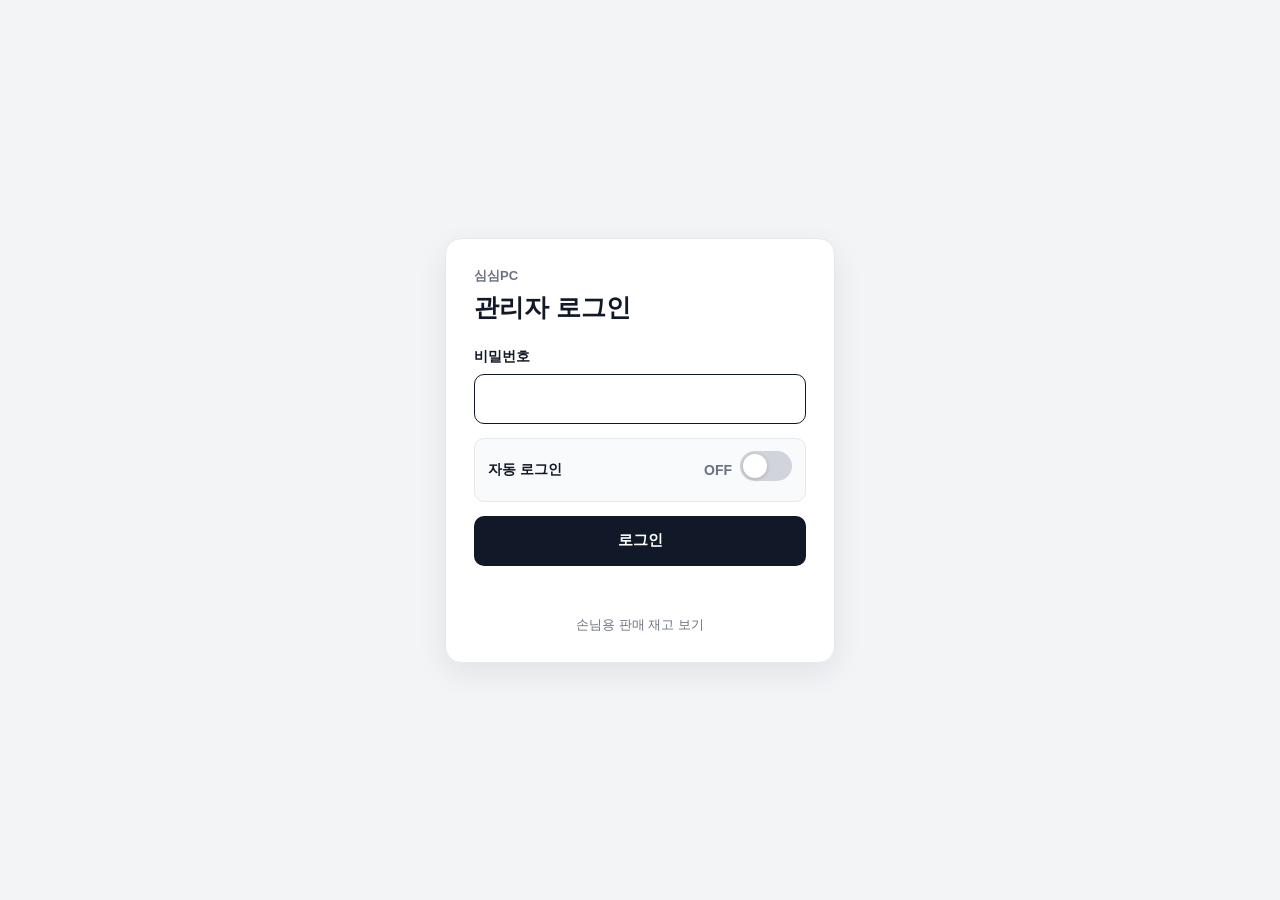
<file: wap/login.htm>
<!DOCTYPE html>
<html lang="ko">
<head>
    <meta charset="UTF-8">
    <meta name="viewport" content="width=device-width, initial-scale=1.0">
    <title>심심PC 관리자 로그인</title>
    <link rel="icon" href="data:,">
    <style>
        * { box-sizing: border-box; }
        html, body { margin: 0; min-height: 100%; }
        body {
            min-height: 100vh;
            display: flex;
            align-items: center;
            justify-content: center;
            padding: 20px;
            font-family: Arial, "Malgun Gothic", sans-serif;
            background: #f3f4f6;
            color: #111827;
        }
        .login-card {
            width: min(100%, 390px);
            padding: 28px;
            border: 1px solid #e5e7eb;
            border-radius: 16px;
            background: white;
            box-shadow: 0 10px 30px rgba(17, 24, 39, 0.08);
        }
        .brand {
            margin: 0 0 6px;
            color: #6b7280;
            font-size: 13px;
            font-weight: 700;
        }
        h1 {
            margin: 0 0 24px;
            font-size: 25px;
        }
        label {
            display: block;
            margin-bottom: 8px;
            font-size: 14px;
            font-weight: 700;
        }
        input[type="password"] {
            width: 100%;
            min-height: 50px;
            padding: 12px 14px;
            border: 1px solid #d1d5db;
            border-radius: 10px;
            font-size: 16px;
            outline: none;
        }
        input[type="password"]:focus { border-color: #111827; }
        .auto-login-row {
            display: flex;
            align-items: center;
            justify-content: space-between;
            gap: 12px;
            margin-top: 14px;
            padding: 12px 13px;
            border: 1px solid #e5e7eb;
            border-radius: 10px;
            background: #f9fafb;
        }
        .auto-login-row span {
            font-size: 14px;
            font-weight: 700;
        }
        .switch {
            position: relative;
            width: 52px;
            height: 30px;
            flex: 0 0 auto;
        }
        .switch input {
            position: absolute;
            opacity: 0;
            pointer-events: none;
        }
        .slider {
            position: absolute;
            inset: 0;
            border-radius: 999px;
            background: #d1d5db;
            cursor: pointer;
            transition: 0.2s;
        }
        .slider::before {
            content: "";
            position: absolute;
            width: 24px;
            height: 24px;
            left: 3px;
            top: 3px;
            border-radius: 50%;
            background: white;
            box-shadow: 0 1px 4px rgba(0,0,0,0.2);
            transition: 0.2s;
        }
        .switch input:checked + .slider {
            background: #111827;
        }
        .switch input:checked + .slider::before {
            transform: translateX(22px);
        }
        .auto-login-state {
            min-width: 30px;
            text-align: right;
            font-size: 12px;
            font-weight: 800;
            color: #6b7280;
        }
        button {
            width: 100%;
            min-height: 50px;
            margin-top: 14px;
            border: 0;
            border-radius: 10px;
            background: #111827;
            color: white;
            font-size: 15px;
            font-weight: 700;
            cursor: pointer;
        }
        button:disabled { opacity: 0.6; cursor: default; }
        .message {
            min-height: 20px;
            margin: 12px 0 0;
            color: #dc2626;
            font-size: 13px;
            font-weight: 700;
        }
        .customer-link {
            display: block;
            margin-top: 18px;
            color: #6b7280;
            font-size: 13px;
            text-align: center;
            text-decoration: none;
        }
    </style>
</head>
<body>
    <main class="login-card">
        <p class="brand">심심PC</p>
        <h1>관리자 로그인</h1>

        <form id="login-form">
            <label for="password">비밀번호</label>
            <input
                id="password"
                type="password"
                autocomplete="current-password"
                required
                autofocus
            >

            <div class="auto-login-row">
                <span>자동 로그인</span>
                <div style="display:flex;align-items:center;gap:8px;">
                    <span id="auto-login-state" class="auto-login-state">OFF</span>
                    <label class="switch" aria-label="자동 로그인">
                        <input id="auto-login" type="checkbox">
                        <span class="slider"></span>
                    </label>
                </div>
            </div>

            <button id="login-button" type="submit">로그인</button>
            <p id="login-message" class="message"></p>
        </form>

        <a class="customer-link" href="/customer">손님용 판매 재고 보기</a>
    </main>

    <script>
        const form = document.getElementById("login-form");
        const password = document.getElementById("password");
        const button = document.getElementById("login-button");
        const message = document.getElementById("login-message");
        const autoLogin = document.getElementById("auto-login");
        const autoLoginState = document.getElementById("auto-login-state");

        autoLogin.addEventListener("change", () => {
            autoLoginState.textContent = autoLogin.checked ? "ON" : "OFF";
        });

        form.addEventListener("submit", async event => {
            event.preventDefault();
            message.textContent = "";
            button.disabled = true;
            button.textContent = "확인 중...";

            try {
                const response = await fetch("/api/login", {
                    method: "POST",
                    headers: { "Content-Type": "application/json" },
                    body: JSON.stringify({
                        password: password.value,
                        auto_login: autoLogin.checked
                    })
                });

                const result = await response.json();

                if (!response.ok) {
                    message.textContent = result.detail || "비밀번호가 올바르지 않습니다.";
                    password.select();
                    return;
                }

                location.replace("/");
            }
            catch (error) {
                console.error(error);
                message.textContent = "서버에 연결하지 못했습니다.";
            }
            finally {
                button.disabled = false;
                button.textContent = "로그인";
            }
        });
    </script>
</body>
</html>
</file>
